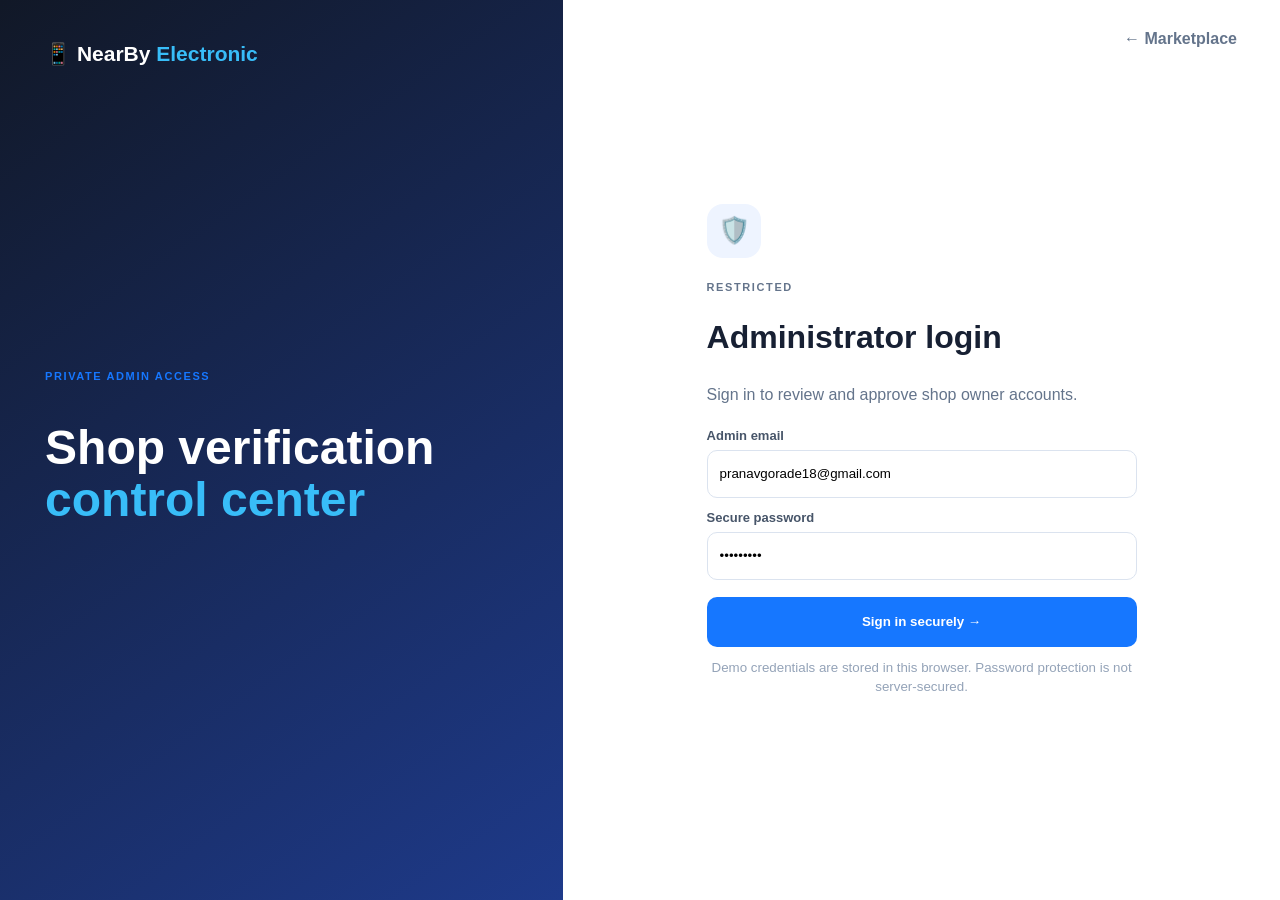
<file: admin-dashboard.html>
<!DOCTYPE html>
<html lang="en"><head><meta charset="UTF-8"><meta name="viewport" content="width=device-width,initial-scale=1.0"><title>Admin Dashboard | NearBy</title><link rel="stylesheet" href="admin.css"></head>
<body class="admin-body"><header class="admin-topbar"><a class="admin-brand-dark" href="index.html">📱 NearBy <strong>Electronic</strong></a><div class="admin-user"><div><strong>Pranav Gorade</strong><small>Administrator</small></div><div class="admin-avatar">PG</div><button onclick="logoutAdmin()">Log out</button></div></header>
<main class="admin-shell"><div class="admin-heading"><div><p class="eyebrow">ADMIN CONTROL</p><h1>Shop approvals</h1></div><button class="logout-admin" onclick="window.location.href='index.html'">View marketplace</button></div>
<section class="stats-grid"><article class="stat-card"><small>Pending approvals</small><strong id="pendingCount">0</strong></article><article class="stat-card"><small>Approved shops</small><strong id="approvedCount">0</strong></article><article class="stat-card"><small>Total applications</small><strong id="totalCount">0</strong></article></section>
<section class="applications-card"><div class="applications-heading"><div><p class="eyebrow">VERIFICATION QUEUE</p><h2>Shop applications</h2></div><button class="logout-admin" onclick="renderApplications()">Refresh</button></div><div id="applicationsList"></div></section></main><div class="toast" id="adminToast"></div>
<script>
if(!sessionStorage.getItem('nearbyAdminSession'))window.location.href='admin-login.html';
let applications=JSON.parse(localStorage.getItem('nearbyShopApplications')||'[]');
function save(){localStorage.setItem('nearbyShopApplications',JSON.stringify(applications));renderApplications();}
function renderApplications(){applications=JSON.parse(localStorage.getItem('nearbyShopApplications')||'[]');const pending=applications.filter(a=>a.status==='pending');const approved=applications.filter(a=>a.status==='approved');document.getElementById('pendingCount').textContent=pending.length;document.getElementById('approvedCount').textContent=approved.length;document.getElementById('totalCount').textContent=applications.length;const list=document.getElementById('applicationsList');if(!applications.length){list.innerHTML='<div class="empty-admin"><h3>No shop applications yet</h3><p>Applications submitted from the Shop Owner account form will appear here.</p></div>';return;}list.innerHTML=applications.slice().reverse().map((a,index)=>{const realIndex=applications.length-1-index;const status=a.status||'pending';const statusClass=status==='approved'?'approved':status==='rejected'?'rejected':'';const statusText=status==='approved'?'Approved':status==='rejected'?'Rejected':'Pending verification';return `<div class="application-row"><div class="app-shop"><span class="app-icon">🏪</span><div><strong>${escapeHtml(a.shopName)}</strong><small>${escapeHtml(a.email)}</small></div></div><div><small>Business / GST</small><strong>${escapeHtml(a.businessNumber||'Not provided')}</strong></div><span class="status-badge ${statusClass}">${statusText}</span><div class="row-actions">${status==='pending'?`<button class="approve-button" onclick="approveShop(${realIndex})">✓ Approve</button><button class="reject-button" onclick="rejectShop(${realIndex})">Reject</button>`:`<button class="approve-button" onclick="emailDecision(${realIndex})">Email</button>`}</div></div>`;}).join('');}
function escapeHtml(v){return String(v||'').replace(/[&<>"']/g,c=>({'&':'&amp;','<':'&lt;','>':'&gt;','"':'&quot;',"'":'&#039;'}[c]));}
function approveShop(index){applications[index].status='approved';applications[index].approvedAt=new Date().toISOString();save();toast('Shop approved and account opened');openApprovalDraft(index,'approved');}
function rejectShop(index){if(!confirm('Reject this shop application?'))return;applications[index].status='rejected';applications[index].rejectedAt=new Date().toISOString();save();toast('Shop application rejected');openApprovalDraft(index,'rejected');}
function emailDecision(index){openApprovalDraft(index,applications[index].status);}
function openApprovalDraft(index,status){const a=applications[index];const subject=encodeURIComponent(status==='approved'?`Shop account approved — ${a.shopName}`:`Shop account update — ${a.shopName}`);const message=status==='approved'?`Hello ${a.shopName},\n\nCongratulations! Your shop account has been approved by the NearBy Electronics admin team. You can now sign in and update your products, stock quantities, and availability.\n\nBest regards,\nNearBy Electronics Admin`: `Hello ${a.shopName},\n\nThank you for applying. Your shop account application has been reviewed and is not approved at this time. Please contact the admin for the verification requirements.\n\nBest regards,\nNearBy Electronics Admin`;const body=encodeURIComponent(message);const cc=encodeURIComponent('pranavgorade18@gmail.com');window.open(`https://mail.google.com/mail/?view=cm&fs=1&to=${encodeURIComponent(a.email||'')}&cc=${cc}&su=${subject}&body=${body}`,'_blank','noopener');}
function logoutAdmin(){sessionStorage.removeItem('nearbyAdminSession');window.location.href='admin-login.html';}
function toast(text){const el=document.getElementById('adminToast');el.textContent=text;el.classList.add('show');setTimeout(()=>el.classList.remove('show'),2200)}
renderApplications();
</script></body></html>
</file>
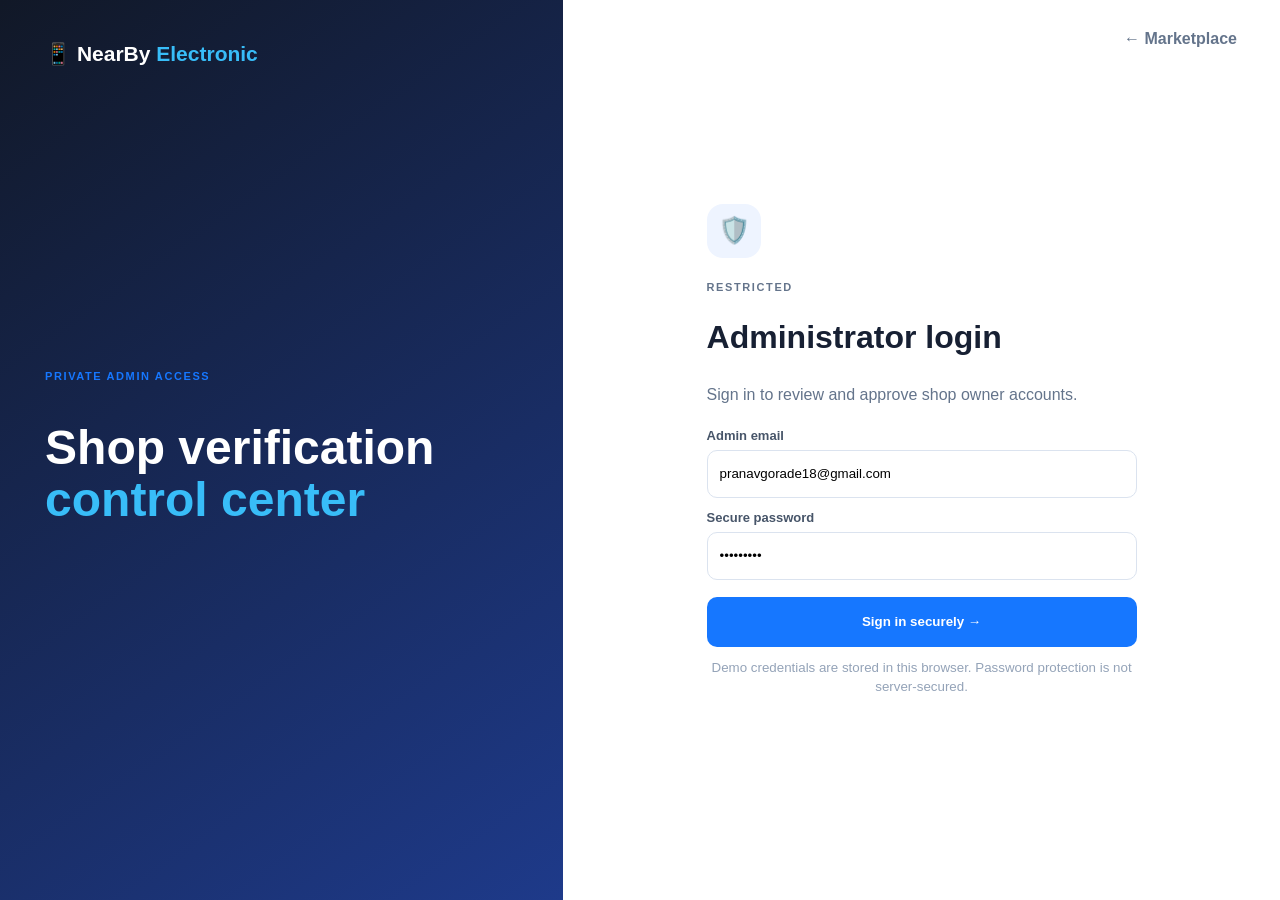
<file: admin-login.html>
<!DOCTYPE html>
<html lang="en">
<head>
  <meta charset="UTF-8"><meta name="viewport" content="width=device-width,initial-scale=1.0">
  <title>Admin Login | NearBy Electronic</title>
  <link rel="stylesheet" href="admin.css">
</head>
<body class="login-body">
  <main class="admin-login-shell">
    <section class="admin-login-brand">
      <a href="index.html" class="admin-brand">📱 NearBy <strong>Electronic</strong></a>
      <div><p>PRIVATE ADMIN ACCESS</p><h1>Shop verification<br><span>control center</span></h1></div>
    </section>
    <section class="admin-login-panel">
      <a class="back-link" href="index.html">← Marketplace</a>
      <form class="admin-login-card" id="adminLoginForm">
        <div class="shield">🛡️</div><p class="eyebrow">RESTRICTED</p><h2>Administrator login</h2>
        <p>Sign in to review and approve shop owner accounts.</p>
        <label>Admin email<input id="adminEmail" type="email" value="pranavgorade18@gmail.com" required autocomplete="username"></label>
        <label>Secure password<input id="adminPassword" type="password" value="Admin@123" required autocomplete="current-password"></label>
        <button type="submit">Sign in securely →</button>
        <small class="demo-note">Demo credentials are stored in this browser. Password protection is not server-secured.</small>
      </form>
    </section>
  </main>
  <script>
    document.getElementById('adminLoginForm').addEventListener('submit', function(e){
      e.preventDefault();
      const email=document.getElementById('adminEmail').value.trim().toLowerCase();
      const password=document.getElementById('adminPassword').value;
      if(email!=='pranavgorade18@gmail.com'||password!=='Admin@123'){alert('Invalid administrator credentials.');return;}
      sessionStorage.setItem('nearbyAdminSession','active');
      window.location.href='admin-dashboard.html';
    });
  </script>
</body>
</html>
</file>
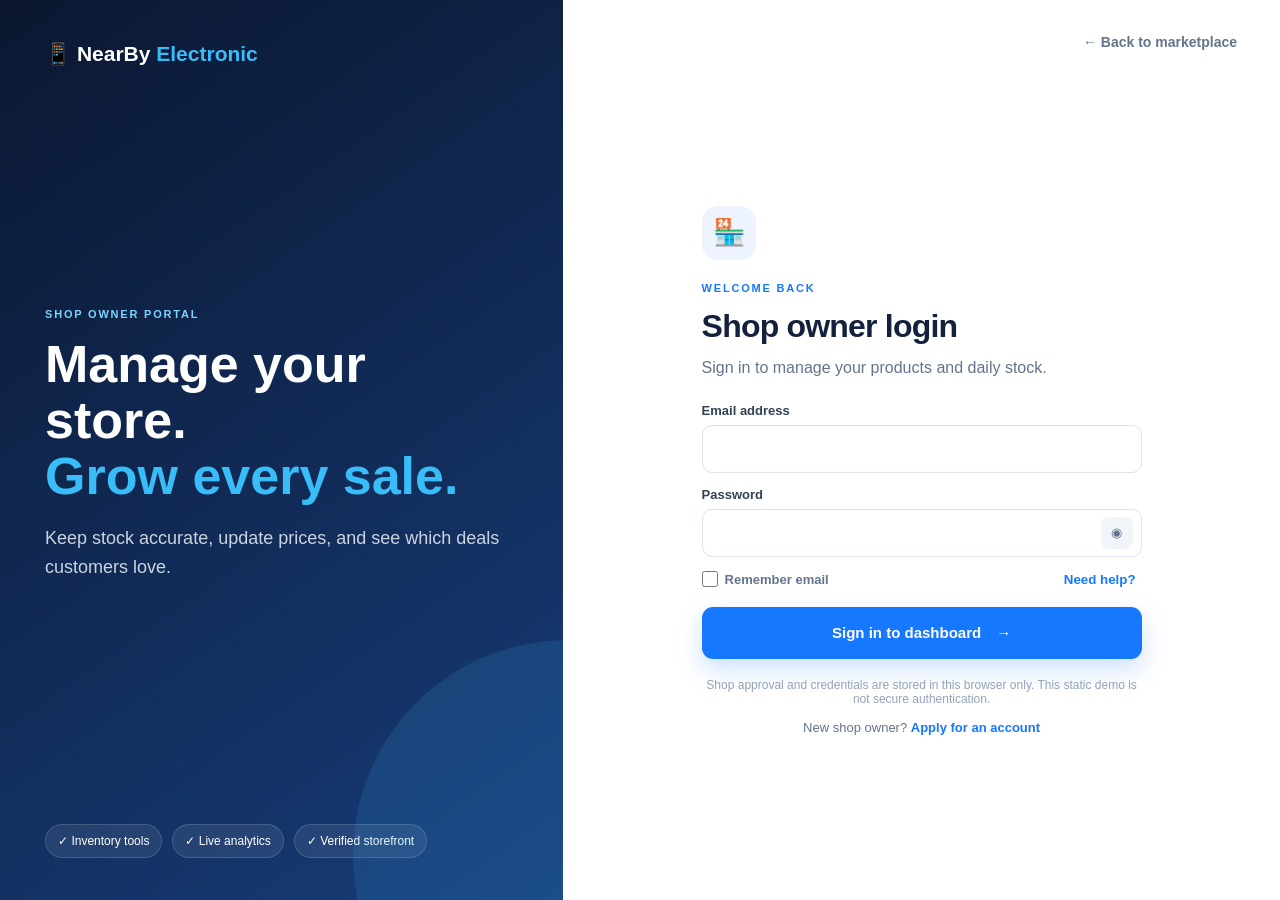
<file: owner-login.html>
<!DOCTYPE html>
<html lang="en">
<head>
  <meta charset="UTF-8"><meta name="viewport" content="width=device-width, initial-scale=1.0">
  <title>Shop Owner Login | NearBy</title>
  <link rel="stylesheet" href="owner-login.css">
</head>
<body>
  <main class="login-shell">
    <section class="brand-panel">
      <a class="brand" href="index.html">📱 NearBy <strong>Electronic</strong></a>
      <div class="brand-copy"><p class="eyebrow">SHOP OWNER PORTAL</p><h1>Manage your store.<br><span>Grow every sale.</span></h1><p>Keep stock accurate, update prices, and see which deals customers love.</p></div>
      <div class="trust-row"><span>✓ Inventory tools</span><span>✓ Live analytics</span><span>✓ Verified storefront</span></div>
    </section>
    <section class="login-panel">
      <a class="back-link" href="index.html">← Back to marketplace</a>
      <form class="login-card" id="ownerLoginForm">
        <div class="login-icon">🏪</div>
        <p class="eyebrow">WELCOME BACK</p>
        <h2>Shop owner login</h2>
        <p class="login-subtitle">Sign in to manage your products and daily stock.</p>
        <label>Email address<input type="email" id="ownerEmail" required autocomplete="username"></label>
        <label>Password<div class="password-wrap"><input type="password" id="ownerPassword" required autocomplete="current-password"><button type="button" id="togglePassword" aria-label="Show password">◉</button></div></label>
        <div class="form-meta"><label class="remember"><input type="checkbox" id="rememberEmail"> Remember email</label><button type="button" class="forgot" id="forgotPassword">Need help?</button></div>
        <button class="login-button" type="submit">Sign in to dashboard <span>→</span></button>
        <p class="login-message" id="loginMessage" role="status" aria-live="polite"></p>
        <p class="secure-note">Shop approval and credentials are stored in this browser only. This static demo is not secure authentication.</p>
        <p class="apply-link">New shop owner? <a href="index.html?account=shop">Apply for an account</a></p>
      </form>
    </section>
  </main>
  <script src="owner-auth.js"></script>
  <script>
    const emailInput = document.getElementById('ownerEmail');
    const rememberEmail = document.getElementById('rememberEmail');
    const savedEmail = localStorage.getItem('nearbyOwnerEmail');
    if (savedEmail) {
      emailInput.value = savedEmail;
      rememberEmail.checked = true;
    }

    function showLoginMessage(message, isError = true) {
      const element = document.getElementById('loginMessage');
      element.textContent = message;
      element.classList.toggle('error', isError);
      element.classList.toggle('success', !isError);
    }

    document.getElementById('togglePassword').addEventListener('click', function () {
      const input = document.getElementById('ownerPassword');
      input.type = input.type === 'password' ? 'text' : 'password';
      this.textContent = input.type === 'password' ? '◉' : '○';
      this.setAttribute('aria-label', input.type === 'password' ? 'Show password' : 'Hide password');
    });

    document.getElementById('forgotPassword').addEventListener('click', function () {
      showLoginMessage('Password resets need an administrator because this demo has no email or server service.');
    });

    document.getElementById('ownerLoginForm').addEventListener('submit', async function (event) {
      event.preventDefault();
      const email = emailInput.value.trim();
      const password = document.getElementById('ownerPassword').value;
      const button = this.querySelector('.login-button');
      button.disabled = true;
      button.setAttribute('aria-busy', 'true');
      showLoginMessage('');
      try {
        const owner = await window.loginShopOwner(email, password);
        if (rememberEmail.checked) localStorage.setItem('nearbyOwnerEmail', email);
        else localStorage.removeItem('nearbyOwnerEmail');
        sessionStorage.setItem('nearbyOwnerSession', JSON.stringify(owner));
        window.location.href = 'owner-dashboard.html';
      } catch (error) {
        showLoginMessage(error.message || 'Unable to sign in.');
      } finally {
        button.disabled = false;
        button.removeAttribute('aria-busy');
      }
    });

    if (sessionStorage.getItem('nearbyOwnerSession')) {
      try {
        JSON.parse(sessionStorage.getItem('nearbyOwnerSession'));
        window.location.replace('owner-dashboard.html');
      } catch {
        sessionStorage.removeItem('nearbyOwnerSession');
      }
    }
  </script>
</body>
</html>
</file>
<file: admin.css>
*{box-sizing:border-box}body{margin:0;font-family:Inter,Segoe UI,Arial,sans-serif;background:#f4f7fb;color:#172033}.login-body{min-height:100vh}.admin-login-shell{min-height:100vh;display:grid;grid-template-columns:44% 56%}.admin-login-brand{background:linear-gradient(145deg,#111827,#1e3a8a);color:white;padding:42px 8%;display:flex;flex-direction:column}.admin-brand{color:white;text-decoration:none;font-size:21px;font-weight:900}.admin-brand strong{color:#38bdf8}.admin-login-brand>div{margin:auto 0}.admin-login-brand p,.eyebrow{font-size:11px;font-weight:900;letter-spacing:1.6px;color:#1677ff}.admin-login-brand h1{font-size:48px;line-height:1.08}.admin-login-brand h1 span{color:#38bdf8}.admin-login-panel{position:relative;background:white;display:grid;place-items:center;padding:50px}.back-link{position:absolute;right:6%;top:30px;color:#64748b;text-decoration:none;font-weight:800}.admin-login-card{width:min(430px,100%);display:grid;gap:12px}.shield{width:54px;height:54px;border-radius:16px;background:#eef4ff;display:grid;place-items:center;font-size:26px}.admin-login-card h2{font-size:32px;margin:2px 0}.admin-login-card>p{color:#64748b;margin-bottom:12px}.admin-login-card label{display:grid;gap:7px;font-size:13px;font-weight:800;color:#475569}.admin-login-card input{height:48px;border:1px solid #dbe3ef;border-radius:10px;padding:0 12px}.admin-login-card button{height:50px;border:0;border-radius:10px;background:#1677ff;color:white;font-weight:900;margin-top:5px;cursor:pointer}.demo-note{color:#94a3b8;line-height:1.4;text-align:center}.admin-body{min-height:100vh}.admin-topbar{height:70px;background:white;border-bottom:1px solid #e5ebf4;padding:0 28px;display:flex;align-items:center;justify-content:space-between;position:sticky;top:0;z-index:20}.admin-brand-dark{color:#172033;text-decoration:none;font-size:20px;font-weight:900}.admin-brand-dark strong{color:#1677ff}.admin-user{display:flex;align-items:center;gap:10px}.admin-avatar{width:38px;height:38px;border-radius:50%;background:#172033;color:white;display:grid;place-items:center}.admin-user button,.logout-admin{border:1px solid #dbe3ef;border-radius:9px;background:white;padding:9px 11px;font-weight:800;cursor:pointer}.admin-shell{max-width:1180px;margin:auto;padding:30px 24px}.admin-heading{display:flex;justify-content:space-between;align-items:center;margin-bottom:22px}.admin-heading h1{margin:3px 0}.stats-grid{display:grid;grid-template-columns:repeat(3,1fr);gap:14px;margin-bottom:14px}.stat-card,.applications-card{background:white;border:1px solid #e9eef5;border-radius:14px}.stat-card{padding:18px;display:grid}.stat-card small{color:#64748b}.stat-card strong{font-size:28px;margin-top:5px}.applications-card{overflow:hidden}.applications-heading{padding:18px;border-bottom:1px solid #edf2f7;display:flex;justify-content:space-between;align-items:center}.applications-heading h2{margin:0}.application-row{display:grid;grid-template-columns:1fr 150px 130px 190px;gap:12px;align-items:center;padding:16px 18px;border-bottom:1px solid #edf2f7}.application-row:last-child{border:0}.app-shop{display:flex;align-items:center;gap:10px}.app-icon{width:42px;height:42px;border-radius:10px;background:#eef4ff;display:grid;place-items:center}.app-shop div{display:grid;gap:3px}.app-shop small,.application-row small{color:#64748b}.status-badge{width:max-content;border-radius:999px;padding:6px 9px;font-size:11px;font-weight:900;background:#fef3c7;color:#a16207}.status-badge.approved{background:#dcfce7;color:#15803d}.status-badge.rejected{background:#fee2e2;color:#b91c1c}.row-actions{display:flex;justify-content:flex-end;gap:7px}.row-actions button{height:36px;border-radius:8px;border:0;padding:0 10px;font-weight:800;cursor:pointer}.approve-button{background:#1677ff;color:white}.reject-button{background:#fee2e2;color:#b91c1c}.empty-admin{text-align:center;padding:50px;color:#64748b}.toast{position:fixed;right:24px;bottom:-80px;background:#0f172a;color:white;border-radius:10px;padding:12px 16px;transition:.25s}.toast.show{bottom:24px}@media(max-width:800px){.admin-login-shell{grid-template-columns:1fr}.admin-login-brand{min-height:220px}.admin-login-brand h1{font-size:36px}.admin-login-panel{min-height:580px}.application-row{grid-template-columns:1fr}.row-actions{justify-content:flex-start}.stats-grid{grid-template-columns:1fr}.admin-shell{padding:20px 12px}.admin-heading{align-items:flex-start}.admin-user>div{display:none}}
</file>
<file: owner-login.css>
*{box-sizing:border-box;margin:0;font-family:Inter,Segoe UI,Arial,sans-serif}body{background:#f5f7fb;color:#14213d}.login-shell{min-height:100vh;display:grid;grid-template-columns:minmax(360px,44%) 1fr}.brand-panel{position:relative;overflow:hidden;background:linear-gradient(145deg,#0b1730,#173d7a);color:white;padding:42px 8%;display:flex;flex-direction:column}.brand-panel:after{content:"";position:absolute;width:430px;height:430px;border-radius:50%;right:-220px;bottom:-170px;background:rgba(56,189,248,.12)}.brand{color:white;text-decoration:none;font-size:21px;font-weight:800}.brand strong{color:#38bdf8}.brand-copy{margin:auto 0}.eyebrow{font-size:11px;font-weight:900;letter-spacing:1.8px;color:#1677ff}.brand-copy .eyebrow{color:#7dd3fc}.brand-copy h1{font-size:52px;line-height:1.08;margin:16px 0 20px}.brand-copy h1 span{color:#38bdf8}.brand-copy>p:last-child{max-width:520px;color:#cbd5e1;font-size:18px;line-height:1.6}.trust-row{display:flex;flex-wrap:wrap;gap:10px}.trust-row span{border:1px solid rgba(255,255,255,.15);background:rgba(255,255,255,.08);border-radius:999px;padding:9px 12px;font-size:12px}.login-panel{position:relative;display:grid;place-items:center;padding:80px 8% 40px;background:#fff}.back-link{position:absolute;top:34px;right:6%;color:#64748b;text-decoration:none;font-size:14px;font-weight:700}.login-card{width:min(440px,100%);display:grid;gap:14px}.login-icon{width:54px;height:54px;display:grid;place-items:center;border-radius:16px;background:#edf4ff;font-size:26px;margin-bottom:8px}.login-card h2{font-size:32px;letter-spacing:-.8px}.login-subtitle{color:#64748b;margin-bottom:12px}.login-card label{display:grid;gap:7px;color:#334155;font-size:13px;font-weight:800}.login-card input{width:100%;height:48px;border:1px solid #dbe3ef;border-radius:10px;padding:0 13px;font-size:15px;outline:none}.login-card input:focus{border-color:#1677ff;box-shadow:0 0 0 3px #dbeafe}.password-wrap{position:relative}.password-wrap button{position:absolute;right:9px;top:8px;height:32px;width:32px;border:0;background:#f1f5f9;border-radius:8px;color:#64748b;cursor:pointer}.form-meta{display:flex;justify-content:space-between;align-items:center}.form-meta .remember{display:flex;grid-template-columns:auto;align-items:center;gap:7px;font-weight:700;color:#64748b}.remember input{width:16px;height:16px;accent-color:#1677ff}.forgot{border:0;background:none;color:#1677ff;font-weight:800;cursor:pointer}.login-button{height:52px;border:0;border-radius:11px;background:#1677ff;color:white;font-size:15px;font-weight:900;cursor:pointer;display:flex;align-items:center;justify-content:center;gap:15px;margin-top:5px;box-shadow:0 10px 24px rgba(22,119,255,.22)}.login-button:hover{background:#0f62d6}.secure-note{text-align:center;color:#94a3b8;font-size:12px;margin-top:5px}@media(max-width:800px){.login-shell{grid-template-columns:1fr}.brand-panel{min-height:260px;padding:28px 6%}.brand-copy{margin:45px 0 20px}.brand-copy h1{font-size:38px}.brand-copy>p:last-child{font-size:15px}.trust-row{display:none}.login-panel{min-height:620px;padding:90px 7% 40px}}
 .login-message{min-height:20px;margin:0;color:#b91c1c;font-size:13px;font-weight:700;text-align:center}.login-message.success{color:#15803d}.login-message:empty{display:none}.apply-link{text-align:center;color:#64748b;font-size:13px}.apply-link a{color:#1677ff;font-weight:800;text-decoration:none}.apply-link a:hover{text-decoration:underline}.login-button:disabled{opacity:.7;cursor:wait}.login-button[aria-busy=true] span{animation:owner-login-wait .8s infinite alternate}@keyframes owner-login-wait{to{transform:translateX(5px)}}
</file>
